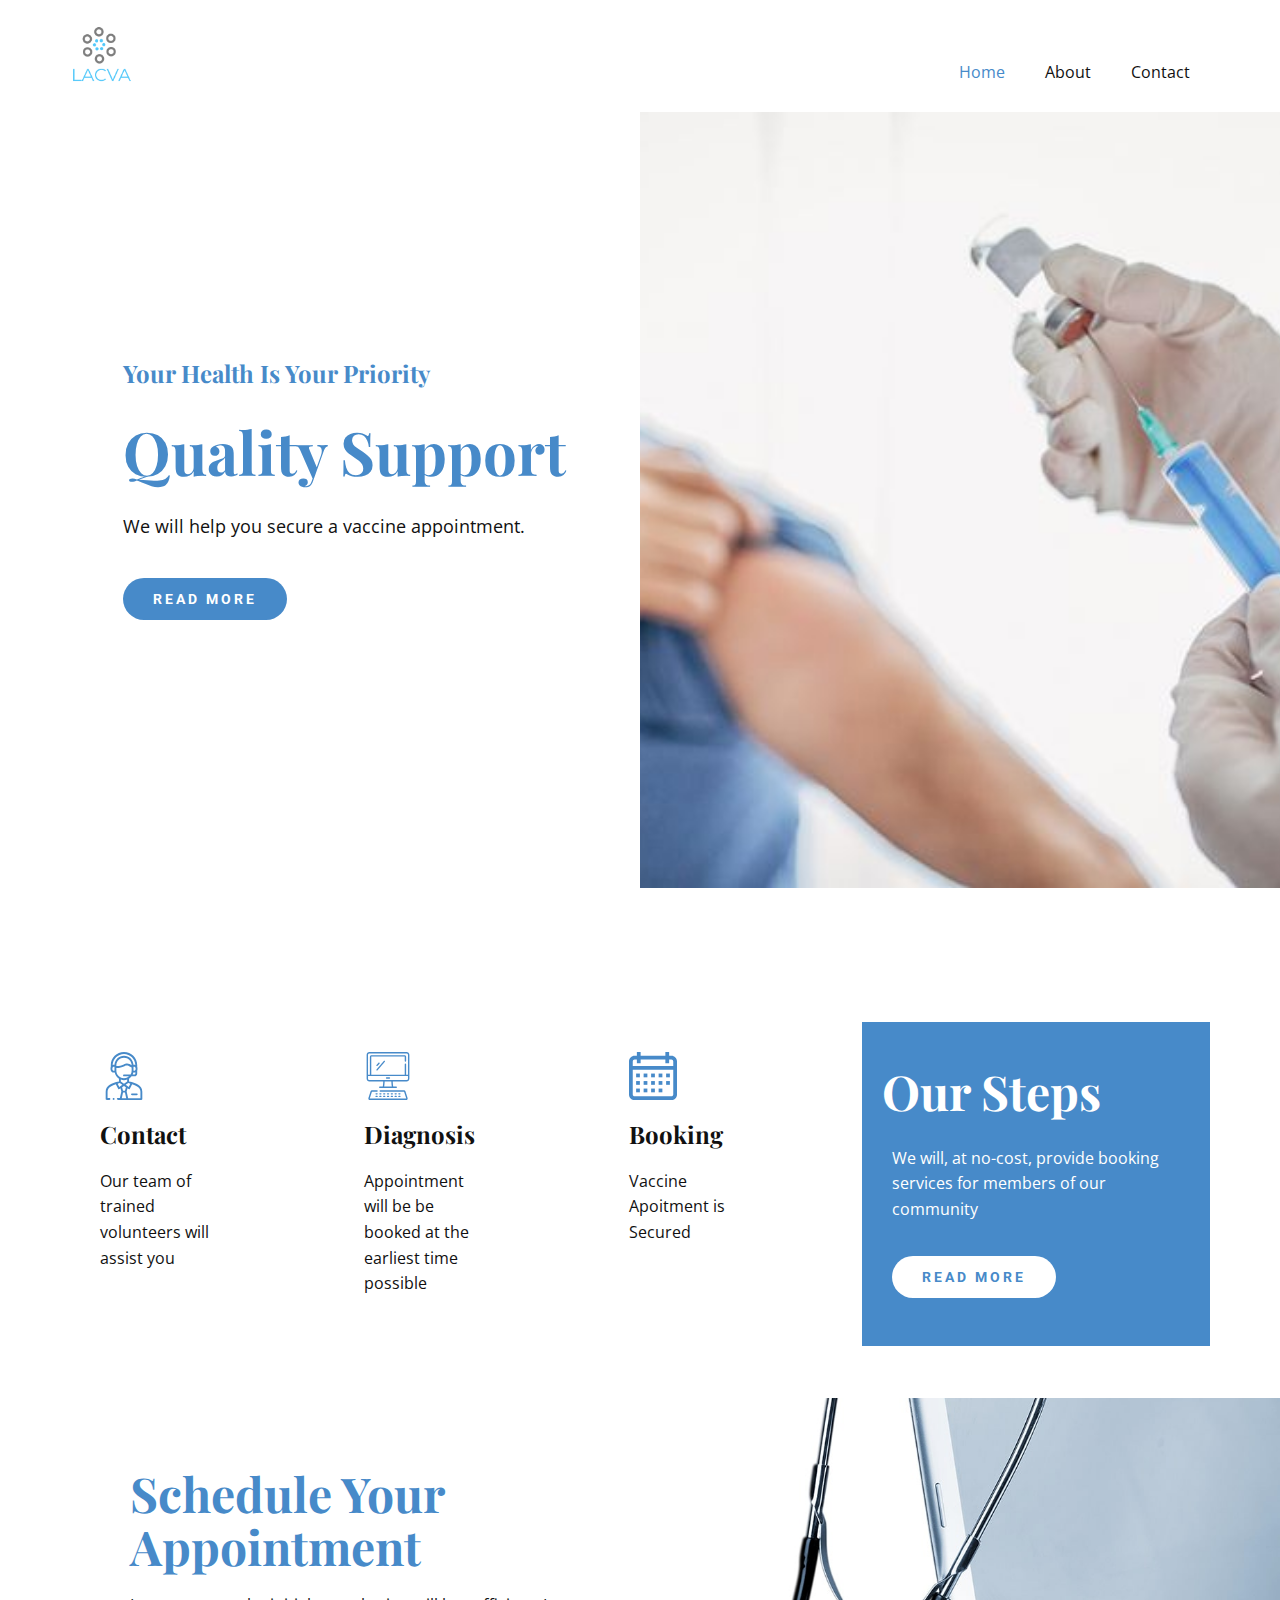
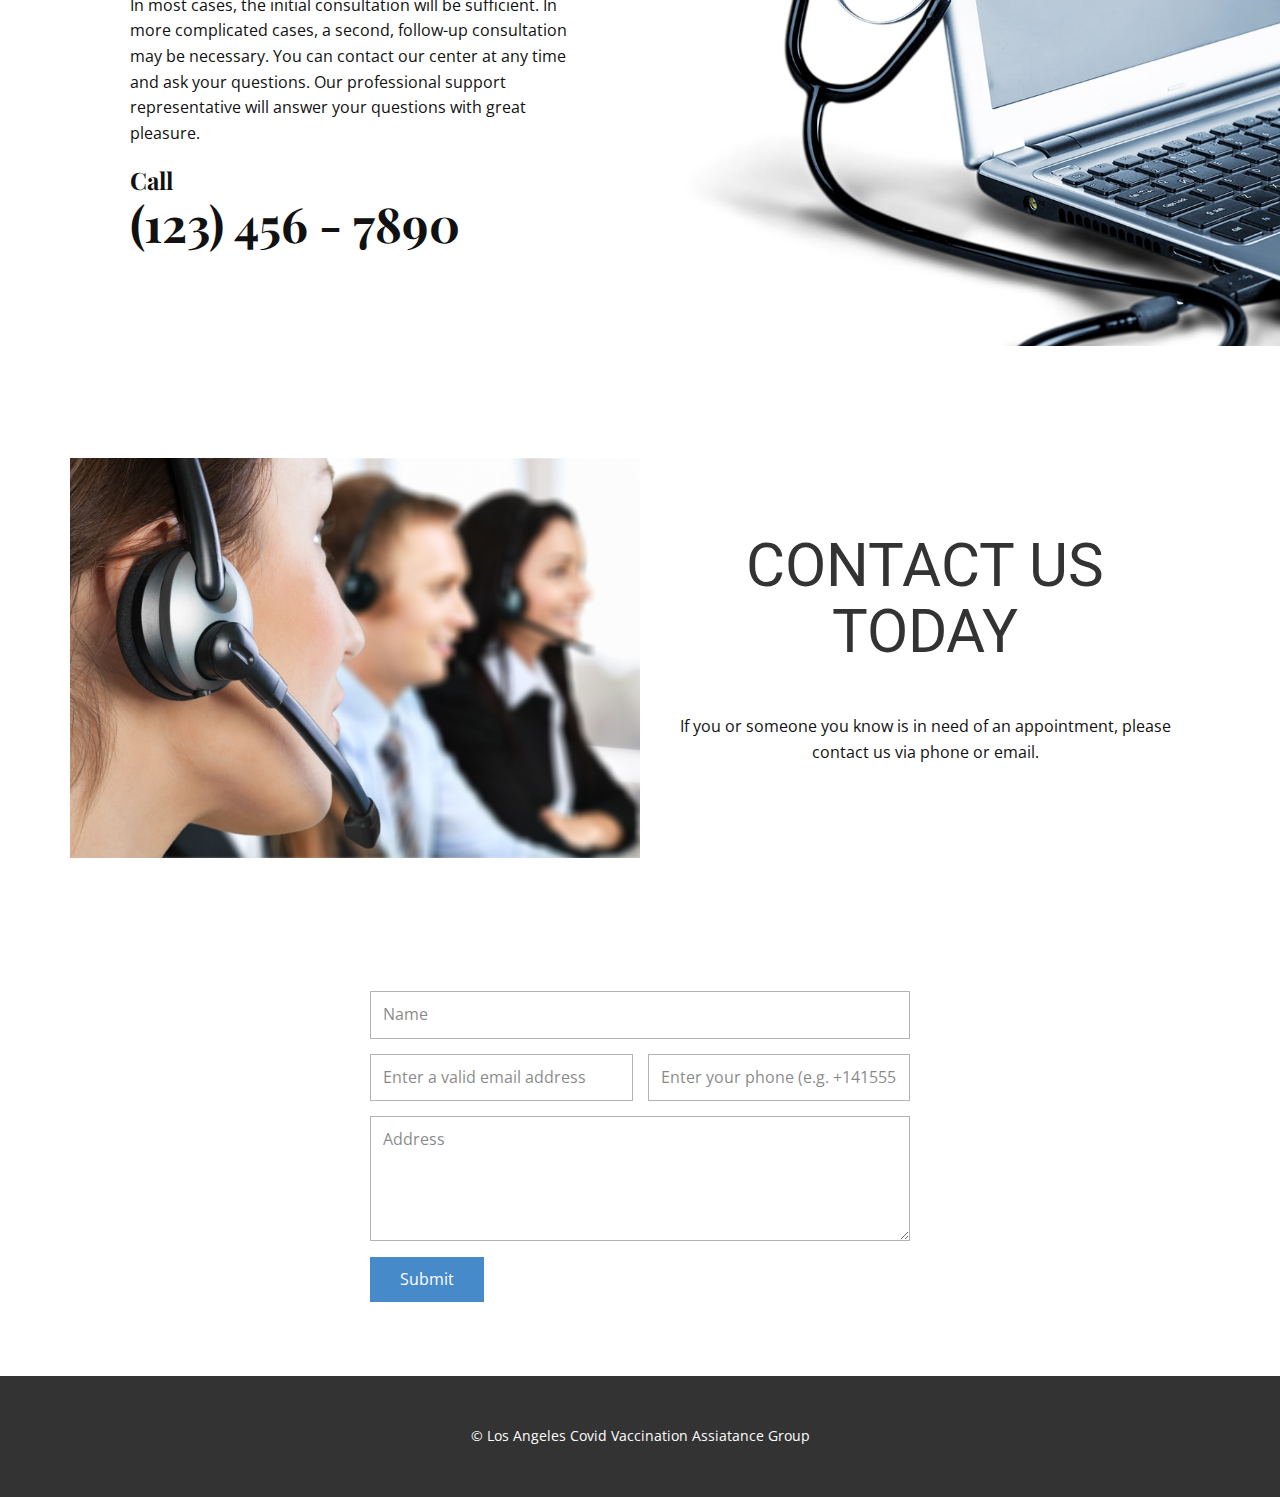
<file: index.html>
<!DOCTYPE html>
<html style="font-size: 16px;">
  <head>
	<script data-b24-form="auto/7/k1iieu" data-skip-moving="true"> (function(w,d,u){ var s=d.createElement('script');s.async=true;s.src=u+'?'+(Date.now()/180000|0); var h=d.getElementsByTagName('script')[0];h.parentNode.insertBefore(s,h); })(window,document,'https://cdn.bitrix24.com/b17328321/crm/form/loader_7.js'); </script>
    <meta name="viewport" content="width=device-width, initial-scale=1.0">
    <meta charset="utf-8">
    <meta name="keywords" content="Quality Care, Weekly Timetable, Total Health Care, Get Online Consultation, Our Team, What people say, Make an Appointment, INTUITIVE">
    <meta name="description" content="">
    <meta name="page_type" content="np-template-header-footer-from-plugin">
    <title>Home</title>
    <link rel="stylesheet" href="nicepage.css" media="screen">
<link rel="stylesheet" href="Home.css" media="screen">
    <script class="u-script" type="text/javascript" src="jquery.js" defer=""></script>
    <script class="u-script" type="text/javascript" src="nicepage.js" defer=""></script>
    <meta name="generator" content="Nicepage 3.7.2, nicepage.com">
    <link id="u-theme-google-font" rel="stylesheet" href="https://fonts.googleapis.com/css?family=Roboto:100,100i,300,300i,400,400i,500,500i,700,700i,900,900i|Open+Sans:300,300i,400,400i,600,600i,700,700i,800,800i">
    <link id="u-page-google-font" rel="stylesheet" href="https://fonts.googleapis.com/css?family=Playfair+Display:400,400i,700,700i,900,900i">
    
    
    
    
    
    
    <script type="application/ld+json">{
		"@context": "http://schema.org",
		"@type": "Organization",
		"name": "",
		"url": "index.html",
		"logo": "images/1c6454e8-2c17-43f6-9e3b-7b68532f34ba_200x200.png"
}</script>
    <meta property="og:title" content="Home">
    <meta property="og:type" content="website">
    <meta name="theme-color" content="#478ac9">
    <link rel="canonical" href="index.html">
    <meta property="og:url" content="index.html">
  </head>
  <body class="u-body"><header class="u-clearfix u-header u-header" id="sec-9eca"><div class="u-clearfix u-sheet u-valign-middle u-sheet-1">
        <a href="index.html" class="u-image u-logo u-image-1" data-image-width="200" data-image-height="200">
          <img src="images/1c6454e8-2c17-43f6-9e3b-7b68532f34ba_200x200.png" class="u-logo-image u-logo-image-1" data-image-width="64">
        </a>
        <nav class="u-menu u-menu-dropdown u-offcanvas u-menu-1">
          <div class="menu-collapse" style="font-size: 1rem; letter-spacing: 0px;">
            <a class="u-button-style u-custom-left-right-menu-spacing u-custom-padding-bottom u-custom-top-bottom-menu-spacing u-nav-link u-text-active-palette-1-base u-text-hover-palette-2-base" href="#">
              <svg><use xmlns:xlink="http://www.w3.org/1999/xlink" xlink:href="#menu-hamburger"></use></svg>
              <svg version="1.1" xmlns="http://www.w3.org/2000/svg" xmlns:xlink="http://www.w3.org/1999/xlink"><defs><symbol id="menu-hamburger" viewBox="0 0 16 16" style="width: 16px; height: 16px;"><rect y="1" width="16" height="2"></rect><rect y="7" width="16" height="2"></rect><rect y="13" width="16" height="2"></rect>
</symbol>
</defs></svg>
            </a>
          </div>
          <div class="u-nav-container">
            <ul class="u-nav u-unstyled u-nav-1"><li class="u-nav-item"><a class="u-button-style u-nav-link u-text-active-palette-1-base u-text-hover-palette-2-base" href="Home.html" style="padding: 10px 20px;">Home</a>
</li><li class="u-nav-item"><a class="u-button-style u-nav-link u-text-active-palette-1-base u-text-hover-palette-2-base" href="About.html" style="padding: 10px 20px;">About</a>
</li><li class="u-nav-item"><a class="u-button-style u-nav-link u-text-active-palette-1-base u-text-hover-palette-2-base" href="Contact.html" style="padding: 10px 20px;">Contact</a>
</li></ul>
          </div>
          <div class="u-nav-container-collapse">
            <div class="u-black u-container-style u-inner-container-layout u-opacity u-opacity-95 u-sidenav">
              <div class="u-sidenav-overflow">
                <div class="u-menu-close"></div>
                <ul class="u-align-center u-nav u-popupmenu-items u-unstyled u-nav-2"><li class="u-nav-item"><a class="u-button-style u-nav-link" href="Home.html">Home</a>
</li><li class="u-nav-item"><a class="u-button-style u-nav-link" href="About.html">About</a>
</li><li class="u-nav-item"><a class="u-button-style u-nav-link" href="Contact.html">Contact</a>
</li></ul>
              </div>
            </div>
            <div class="u-black u-menu-overlay u-opacity u-opacity-70"></div>
          </div>
        </nav>
      </div></header>
    <section class="u-align-center u-clearfix u-white u-section-1" id="carousel_4142">
      <div class="u-clearfix u-expanded-width u-layout-wrap u-layout-wrap-1">
        <div class="u-layout">
          <div class="u-layout-row">
            <div class="u-align-left u-container-style u-layout-cell u-left-cell u-shape-rectangle u-size-30-lg u-size-30-xl u-size-34-md u-size-34-sm u-size-34-xs u-white u-layout-cell-1">
              <div class="u-container-layout u-container-layout-1">
                <h5 class="u-custom-font u-font-playfair-display u-text u-text-palette-1-base u-text-1">Your Health Is Your Priority</h5>
                <h1 class="u-custom-font u-font-playfair-display u-text u-text-palette-1-base u-text-2">Quality Support</h1>
                <p class="u-text u-text-3">We will help you secure a vaccine appointment.</p>
                <a href="#carousel_d66e" class="u-btn u-btn-round u-button-style u-custom-font u-heading-font u-radius-30 u-text-body-alt-color u-btn-1">read more</a>
              </div>
            </div>
            <div class="u-container-style u-image u-layout-cell u-right-cell u-size-26-md u-size-26-sm u-size-26-xs u-size-30-lg u-size-30-xl u-image-1" data-image-width="620" data-image-height="413">
              <div class="u-container-layout u-valign-bottom"></div>
            </div>
          </div>
        </div>
      </div>
    </section>
    <section class="u-clearfix u-section-2" id="carousel_d66e">
      <div class="u-clearfix u-sheet u-sheet-1">
        <div class="u-list u-repeater u-list-1">
          <div class="u-container-style u-list-item u-repeater-item u-shape-rectangle">
            <div class="u-container-layout u-similar-container u-container-layout-1"><span class="u-icon u-icon-circle u-text-palette-1-base u-icon-1"><svg class="u-svg-link" preserveAspectRatio="xMidYMin slice" viewBox="0 0 511.998 511.998" style=""><use xmlns:xlink="http://www.w3.org/1999/xlink" xlink:href="#svg-800b"></use></svg><svg xmlns="http://www.w3.org/2000/svg" xmlns:xlink="http://www.w3.org/1999/xlink" version="1.1" xml:space="preserve" class="u-svg-content" viewBox="0 0 511.998 511.998" id="svg-800b"><g><g><path d="m451.317 423.77c-1.138-69.583-72.282-90.141-124.23-105.152-6.061-1.751-11.89-3.436-17.352-5.118v-28.705c10.62-6.657 19.926-15.224 27.433-25.217h31.644c15.485 0 28.084-12.599 28.084-28.084v-33.996c1.877-4.376 2.92-9.192 2.92-14.249v-10.573c0-5.052-1.043-9.865-2.92-14.238v-17.538c0-77.692-63.206-140.9-140.897-140.9-77.676 0-140.869 63.208-140.869 140.901v17.036c0 .134.015.263.02.396-1.906 4.402-2.968 9.25-2.968 14.344v10.573c0 19.987 16.248 36.248 36.219 36.248h8.264c5.724 27.448 22.575 50.858 45.598 65.292v28.71c-5.463 1.682-11.291 3.366-17.352 5.118-51.948 15.011-123.092 35.57-124.23 105.152-.001.055-.001.109-.001.164v78.064c0 5.523 4.478 10 10 10h29.648c5.522 0 10-4.477 10-10s-4.478-10-10-10h-19.649v-67.981c.421-24.277 11.573-42.476 35.094-57.271 15.521-9.763 34.496-16.719 53.2-22.538l24.161 47.074c2.693 5.247 9.588 7.03 14.488 3.724l10.773-7.267 9.249 34.763-15.847 69.495h-21.672c-5.522 0-10 4.477-10 10s4.478 10 10 10h251.193c5.522 0 10-4.477 10-10v-78.064c0-.054 0-.108-.001-.163zm-129.782-85.939c.659.19 1.329.385 1.993.577l-17.287 33.714-32.351-21.815 27.411-18.489c6.368 2.004 13.14 3.963 20.234 6.013zm-65.529 24.539 20.052 13.522-9.691 36.426h-20.736l-9.688-36.415zm-.002-24.123-33.742-22.753v-21.052c10.561 3.735 21.912 5.784 33.736 5.784 11.823 0 23.176-2.042 33.736-5.777v21.045zm81.464-195.517c-.137-.087-.273-.174-.41-.261-20.519-13.062-38.241-24.343-66.009-16.398-.258.074-.514.158-.765.252-5.887 2.211-11.24 4.272-16.418 6.265-31.623 12.173-48.889 18.821-79.337 17.965v-8.008c0-44.924 36.547-81.472 81.469-81.472s81.469 36.548 81.469 81.472v.185zm39.428 88.764c0 4.458-3.626 8.084-8.084 8.084h-19.928c2.814-6.379 4.994-13.098 6.45-20.081h8.264c4.695 0 9.178-.908 13.299-2.543v14.54zm2.92-48.245c0 8.959-7.275 16.248-16.219 16.248h-6.138c.002-.248.01-43.041.01-43.041h6.129c8.943 0 16.219 7.276 16.219 16.22v10.573zm-231.415 16.249c-8.943 0-16.219-7.289-16.219-16.248v-10.573c0-8.944 7.275-16.22 16.219-16.22h6.129s.008 42.793.01 43.041zm6.316-63.042h-6.317c-4.675 0-9.14.9-13.246 2.52 1.033-65.78 54.841-118.976 120.845-118.976 66.023 0 119.846 53.202 120.872 118.987-4.113-1.627-8.589-2.531-13.274-2.531h-6.317c-3.16-53.128-47.376-95.383-101.281-95.383-53.906 0-98.122 42.256-101.282 95.383zm20.414 72.027c-.001-.01-.003-.02-.004-.03-.379-3.183-.597-6.415-.597-9.698v-28.203c34.213.834 54.622-7.018 86.521-19.298 5.024-1.934 10.217-3.933 15.874-6.06 18.89-5.273 29.759 1.648 49.393 14.147 3.407 2.169 7.144 4.546 11.15 6.987v32.427c0 14.871-4.024 28.811-11.011 40.824h-70.458c-5.522 0-10 4.477-10 10s4.478 10 10 10h54.124c-14.402 12.831-33.364 20.648-54.124 20.648-41.629-.001-76.043-31.393-80.868-71.744zm30.65 163.64-17.306-33.717c.662-.191 1.33-.385 1.988-.575 7.094-2.05 13.866-4.01 20.236-6.014l27.422 18.492zm26.53 119.875 13.609-59.68h20.161l13.63 59.68zm199.007 0h-131.092l-15.872-69.497 9.253-34.776 10.799 7.282c4.902 3.305 11.797 1.522 14.489-3.728l24.134-47.069c18.703 5.819 37.677 12.774 53.197 22.536 23.52 14.794 34.673 32.994 35.094 57.271v67.981z"></path><path d="m391.828 441.995h-50.397c-5.522 0-10 4.477-10 10s4.478 10 10 10h50.397c5.522 0 10-4.477 10-10s-4.477-10-10-10z"></path><path d="m145.227 491.998c-5.522 0-10 4.477-10 10s4.478 10 10 10h.028c5.522 0 9.985-4.477 9.985-10s-4.491-10-10.013-10z"></path>
</g>
</g></svg></span>
              <h3 class="u-custom-font u-font-playfair-display u-text u-text-1">Contact</h3>
              <p class="u-text u-text-2">Our team of trained volunteers will assist you&nbsp;</p>
            </div>
          </div>
          <div class="u-container-style u-list-item u-repeater-item u-shape-rectangle">
            <div class="u-container-layout u-similar-container u-container-layout-2"><span class="u-icon u-icon-circle u-text-palette-1-base u-icon-2"><svg class="u-svg-link" preserveAspectRatio="xMidYMin slice" viewBox="0 0 511.741 511.741" style=""><use xmlns:xlink="http://www.w3.org/1999/xlink" xlink:href="#svg-ca7c"></use></svg><svg xmlns="http://www.w3.org/2000/svg" xmlns:xlink="http://www.w3.org/1999/xlink" version="1.1" xml:space="preserve" class="u-svg-content" viewBox="0 0 511.741 511.741" id="svg-ca7c"><g><g><path d="m240.708 285.414h30.326c4.142 0 7.5-3.358 7.5-7.5s-3.358-7.5-7.5-7.5h-30.326c-4.142 0-7.5 3.358-7.5 7.5s3.357 7.5 7.5 7.5z"></path>
</g><g><path d="m221.618 94.044c-3.149-2.689-7.884-2.317-10.574.832l-77.888 91.192c-2.69 3.15-2.317 7.884.832 10.574 1.413 1.207 3.145 1.797 4.868 1.797 2.118 0 4.223-.893 5.707-2.629l77.888-91.192c2.689-3.15 2.316-7.884-.833-10.574z"></path><path d="m133.875 148.519c1.429 1.27 3.208 1.895 4.98 1.895 2.068 0 4.127-.85 5.608-2.517l21.053-23.685c2.752-3.096 2.473-7.836-.623-10.588-3.097-2.752-7.837-2.473-10.588.623l-21.053 23.685c-2.751 3.095-2.472 7.835.623 10.587z"></path><path d="m441.607 418.738c-2.042-6.44-7.952-10.767-14.708-10.767h-253.736c-4.142 0-7.5 3.358-7.5 7.5s3.358 7.5 7.5 7.5h253.737c.188 0 .353.121.409.299l23.109 72.913c.023.072.065.207-.063.383-.128.175-.27.175-.346.175h-388.277c-.076 0-.217 0-.346-.175-.128-.176-.086-.311-.063-.383l23.109-72.913c.057-.179.221-.299.409-.299h54.467c4.142 0 7.5-3.358 7.5-7.5s-3.358-7.5-7.5-7.5h-54.466c-6.756 0-12.667 4.327-14.708 10.767l-23.109 72.913c-1.503 4.741-.68 9.762 2.258 13.775s7.476 6.315 12.449 6.315h388.276c4.974 0 9.511-2.302 12.449-6.315s3.761-9.034 2.258-13.775z"></path><path d="m453.843 0h-395.945c-16.538 0-29.993 13.455-29.993 29.993v254.015c0 16.538 13.455 29.993 29.993 29.993h147.267c-.515 15.068-1.995 40.069-5.224 54.087h-32.282c-4.142 0-7.5 3.358-7.5 7.5s3.358 7.5 7.5 7.5h176.425c4.142 0 7.5-3.358 7.5-7.5s-3.358-7.5-7.5-7.5h-32.282c-3.229-14.018-4.709-39.019-5.224-54.087h147.267c16.538 0 29.993-13.455 29.993-29.993v-254.015c-.002-16.538-13.457-29.993-29.995-29.993zm-238.588 368.088c3.309-16.954 4.506-41.798 4.914-54.087h71.402c.408 12.289 1.605 37.133 4.914 54.087zm253.581-84.08c0 8.267-6.726 14.993-14.993 14.993h-395.945c-8.267 0-14.993-6.726-14.993-14.993v-27.181h425.932v27.181zm0-42.181h-19.702v-110.706c0-4.142-3.358-7.5-7.5-7.5s-7.5 3.358-7.5 7.5v110.706h-356.527v-190.985c0-1.093.889-1.982 1.982-1.982h352.563c1.093 0 1.982.889 1.982 1.982v45.962c0 4.142 3.358 7.5 7.5 7.5s7.5-3.358 7.5-7.5v-45.962c0-9.364-7.618-16.982-16.982-16.982h-352.563c-9.364 0-16.982 7.618-16.982 16.982v190.985h-19.702v-211.834c0-8.267 6.726-14.993 14.993-14.993h395.945c8.267 0 14.993 6.726 14.993 14.993z"></path><path d="m139.309 438.935h-10.177c-4.142 0-7.5 3.358-7.5 7.5s3.358 7.5 7.5 7.5h10.177c4.142 0 7.5-3.358 7.5-7.5s-3.358-7.5-7.5-7.5z"></path><path d="m169.84 453.935h10.177c4.142 0 7.5-3.358 7.5-7.5s-3.358-7.5-7.5-7.5h-10.177c-4.142 0-7.5 3.358-7.5 7.5s3.358 7.5 7.5 7.5z"></path><path d="m210.548 453.935h10.177c4.142 0 7.5-3.358 7.5-7.5s-3.358-7.5-7.5-7.5h-10.177c-4.142 0-7.5 3.358-7.5 7.5s3.358 7.5 7.5 7.5z"></path><path d="m251.257 453.935h10.177c4.142 0 7.5-3.358 7.5-7.5s-3.358-7.5-7.5-7.5h-10.177c-4.142 0-7.5 3.358-7.5 7.5s3.358 7.5 7.5 7.5z"></path><path d="m291.965 453.935h10.177c4.142 0 7.5-3.358 7.5-7.5s-3.358-7.5-7.5-7.5h-10.177c-4.142 0-7.5 3.358-7.5 7.5s3.358 7.5 7.5 7.5z"></path><path d="m332.674 453.935h10.177c4.142 0 7.5-3.358 7.5-7.5s-3.358-7.5-7.5-7.5h-10.177c-4.142 0-7.5 3.358-7.5 7.5s3.358 7.5 7.5 7.5z"></path><path d="m372.433 453.935h10.177c4.142 0 7.5-3.358 7.5-7.5s-3.358-7.5-7.5-7.5h-10.177c-4.142 0-7.5 3.358-7.5 7.5s3.358 7.5 7.5 7.5z"></path><path d="m139.309 465.778h-10.177c-4.142 0-7.5 3.358-7.5 7.5s3.358 7.5 7.5 7.5h10.177c4.142 0 7.5-3.358 7.5-7.5s-3.358-7.5-7.5-7.5z"></path><path d="m169.84 480.778h10.177c4.142 0 7.5-3.358 7.5-7.5s-3.358-7.5-7.5-7.5h-10.177c-4.142 0-7.5 3.358-7.5 7.5s3.358 7.5 7.5 7.5z"></path><path d="m210.548 480.778h10.177c4.142 0 7.5-3.358 7.5-7.5s-3.358-7.5-7.5-7.5h-10.177c-4.142 0-7.5 3.358-7.5 7.5s3.358 7.5 7.5 7.5z"></path><path d="m251.257 480.778h10.177c4.142 0 7.5-3.358 7.5-7.5s-3.358-7.5-7.5-7.5h-10.177c-4.142 0-7.5 3.358-7.5 7.5s3.358 7.5 7.5 7.5z"></path><path d="m291.965 480.778h10.177c4.142 0 7.5-3.358 7.5-7.5s-3.358-7.5-7.5-7.5h-10.177c-4.142 0-7.5 3.358-7.5 7.5s3.358 7.5 7.5 7.5z"></path><path d="m332.674 480.778h10.177c4.142 0 7.5-3.358 7.5-7.5s-3.358-7.5-7.5-7.5h-10.177c-4.142 0-7.5 3.358-7.5 7.5s3.358 7.5 7.5 7.5z"></path><path d="m372.433 480.778h10.177c4.142 0 7.5-3.358 7.5-7.5s-3.358-7.5-7.5-7.5h-10.177c-4.142 0-7.5 3.358-7.5 7.5s3.358 7.5 7.5 7.5z"></path>
</g>
</g></svg></span>
              <h3 class="u-custom-font u-font-playfair-display u-text u-text-3">Diagnosis</h3>
              <p class="u-text u-text-4">Appointment will be be booked at the earliest time possible</p>
            </div>
          </div>
          <div class="u-container-style u-list-item u-repeater-item u-shape-rectangle">
            <div class="u-container-layout u-similar-container u-container-layout-3"><span class="u-icon u-icon-circle u-text-palette-1-base u-icon-3"><svg class="u-svg-link" preserveAspectRatio="xMidYMin slice" viewBox="0 0 512 512" style=""><use xmlns:xlink="http://www.w3.org/1999/xlink" xlink:href="#svg-77ed"></use></svg><svg xmlns="http://www.w3.org/2000/svg" xmlns:xlink="http://www.w3.org/1999/xlink" version="1.1" xml:space="preserve" class="u-svg-content" viewBox="0 0 512 512" x="0px" y="0px" id="svg-77ed" style="enable-background:new 0 0 512 512;"><g><g><path d="M452,40h-24V0h-40v40H124V0H84v40H60C26.916,40,0,66.916,0,100v352c0,33.084,26.916,60,60,60h392    c33.084,0,60-26.916,60-60V100C512,66.916,485.084,40,452,40z M472,452c0,11.028-8.972,20-20,20H60c-11.028,0-20-8.972-20-20V188    h432V452z M472,148H40v-48c0-11.028,8.972-20,20-20h24v40h40V80h264v40h40V80h24c11.028,0,20,8.972,20,20V148z"></path>
</g>
</g><g><g><rect x="76" y="230" width="40" height="40"></rect>
</g>
</g><g><g><rect x="156" y="230" width="40" height="40"></rect>
</g>
</g><g><g><rect x="236" y="230" width="40" height="40"></rect>
</g>
</g><g><g><rect x="316" y="230" width="40" height="40"></rect>
</g>
</g><g><g><rect x="396" y="230" width="40" height="40"></rect>
</g>
</g><g><g><rect x="76" y="310" width="40" height="40"></rect>
</g>
</g><g><g><rect x="156" y="310" width="40" height="40"></rect>
</g>
</g><g><g><rect x="236" y="310" width="40" height="40"></rect>
</g>
</g><g><g><rect x="316" y="310" width="40" height="40"></rect>
</g>
</g><g><g><rect x="76" y="390" width="40" height="40"></rect>
</g>
</g><g><g><rect x="156" y="390" width="40" height="40"></rect>
</g>
</g><g><g><rect x="236" y="390" width="40" height="40"></rect>
</g>
</g><g><g><rect x="316" y="390" width="40" height="40"></rect>
</g>
</g><g><g><rect x="396" y="310" width="40" height="40"></rect>
</g>
</g></svg></span>
              <h3 class="u-custom-font u-font-playfair-display u-text u-text-5">Booking</h3>
              <p class="u-text u-text-6">Vaccine Apoitment is Secured</p>
            </div>
          </div>
        </div>
        <div class="u-container-style u-expanded-width-md u-expanded-width-sm u-expanded-width-xs u-group u-palette-1-base u-group-1">
          <div class="u-container-layout u-container-layout-4">
            <h2 class="u-custom-font u-font-playfair-display u-text u-text-7">Our Steps</h2>
            <p class="u-text u-text-8">We will, at no-cost, provide booking services for members of our community</p>
            <a href="#" class="u-btn u-btn-round u-button-style u-custom-font u-heading-font u-radius-30 u-text-palette-1-base u-white u-btn-1">read more</a>
          </div>
        </div>
      </div>
    </section>
    <br>
    <br>

    <section class="u-clearfix u-valign-middle u-white u-section-3" id="carousel_9a61">
      <div class="u-clearfix u-layout-wrap u-layout-wrap-1">
        <div class="u-layout">
          <div class="u-layout-row">
            <div class="u-align-left u-container-style u-layout-cell u-left-cell u-size-29 u-layout-cell-1">
              <div class="u-container-layout u-container-layout-1">
                <h1 class="u-custom-font u-font-playfair-display u-text u-text-palette-1-base u-text-1">Schedule Your Appointment</h1>
                <p class="u-text u-text-2">In most cases, the initial consultation will be sufficient. In more complicated cases, a second, follow-up consultation may be necessary. You can contact our center at any time and ask your questions. Our professional support representative will answer your questions with great pleasure.&nbsp;<br>
                </p>
                <h6 class="u-custom-font u-font-playfair-display u-text u-text-3">Call&nbsp;<br>
                  <span style="font-size: 48px;">(123) 456 - 7890</span>
                </h6>
              </div>
            </div>
            <div class="u-container-style u-image u-layout-cell u-right-cell u-size-31 u-image-1">
              <div class="u-container-layout u-container-layout-2"></div>
            </div>
          </div>
        </div>
      </div>
    </section>
    <br>
    <br>
    <section class="u-clearfix u-section-4" id="sec-3451">
      <div class="u-clearfix u-sheet u-sheet-1">
        <div class="u-clearfix u-expanded-width u-layout-wrap u-layout-wrap-1">
          <div class="u-layout">
            <div class="u-layout-row">
              <div class="u-container-style u-image u-layout-cell u-size-30 u-image-1" data-image-width="150" data-image-height="104">
                <div class="u-container-layout u-container-layout-1"></div>
              </div>
              <div class="u-align-center u-container-style u-layout-cell u-size-30 u-layout-cell-2">
                <div class="u-container-layout u-container-layout-2">
                  <h2 class="u-text u-text-grey-80 u-text-1">CONTACT US TODAY</h2>
                  <p class="u-text u-text-2">If you or someone you know is in need of an appointment, please contact us via phone or email.</p>
                </div>
              </div>
            </div>
          </div>
        </div>
      </div>
    </section>
    <section class="u-align-center u-clearfix u-section-5" id="sec-5d13">
      <div class="u-clearfix u-sheet u-valign-middle u-sheet-1">
        <div class="u-form u-form-1">
          <form action="#" method="POST" class="u-clearfix u-form-spacing-15 u-form-vertical u-inner-form" style="padding: 15px;" source="custom" name="form">
            <div class="u-form-group u-form-name u-form-group-1">
              <label for="name-6797" class="u-form-control-hidden u-label">Name</label>
              <input type="text" placeholder="Name" id="name-6797" name="name" class="u-border-1 u-border-grey-30 u-input u-input-rectangle" required="">
            </div>
            <div class="u-form-email u-form-group u-form-partition-factor-2 u-form-group-2">
              <label for="email-c98c" class="u-form-control-hidden u-label">Email</label>
              <input type="email" placeholder="Enter a valid email address" id="email-c98c" name="email" class="u-border-1 u-border-grey-30 u-input u-input-rectangle" required="">
            </div>
            <div class="u-form-group u-form-partition-factor-2 u-form-phone u-form-group-3">
              <label for="phone-87f9" class="u-form-control-hidden u-label">Phone</label>
              <input type="tel" pattern="\+?\d{0,3}[\s\(\-]?([0-9]{2,3})[\s\)\-]?([\s\-]?)([0-9]{3})[\s\-]?([0-9]{2})[\s\-]?([0-9]{2})" placeholder="Enter your phone (e.g. +14155552675)" id="phone-87f9" name="phone" class="u-border-1 u-border-grey-30 u-input u-input-rectangle" required="">
            </div>
            <div class="u-form-group u-form-message u-form-group-4">
              <label for="message-6797" class="u-form-control-hidden u-label">Address</label>
              <textarea placeholder="Address" rows="4" cols="50" id="message-6797" name="message" class="u-border-1 u-border-grey-30 u-input u-input-rectangle" required=""></textarea>
            </div>
            <div class="u-align-left u-form-group u-form-submit u-form-group-5">
              <a href="#" class="u-btn u-btn-submit u-button-style">Submit</a>
              <input type="submit" value="submit" class="u-form-control-hidden">
            </div>
            <div class="u-form-send-message u-form-send-success">Thank you! Your message has been sent.</div>
            <div class="u-form-send-error u-form-send-message">Unable to send your message. Please fix errors then try again.</div>
            <input type="hidden" value="" name="recaptchaResponse">
          </form>
        </div>
      </div>
    </section>
    
    
    <footer class="u-align-center u-clearfix u-footer u-grey-80 u-footer" id="sec-78f8"><div class="u-clearfix u-sheet u-sheet-1">
        <p class="u-small-text u-text u-text-variant u-text-1">© Los Angeles Covid Vaccination Assiatance Group</p>
      </div></footer>

  </body>
</html>
</file>
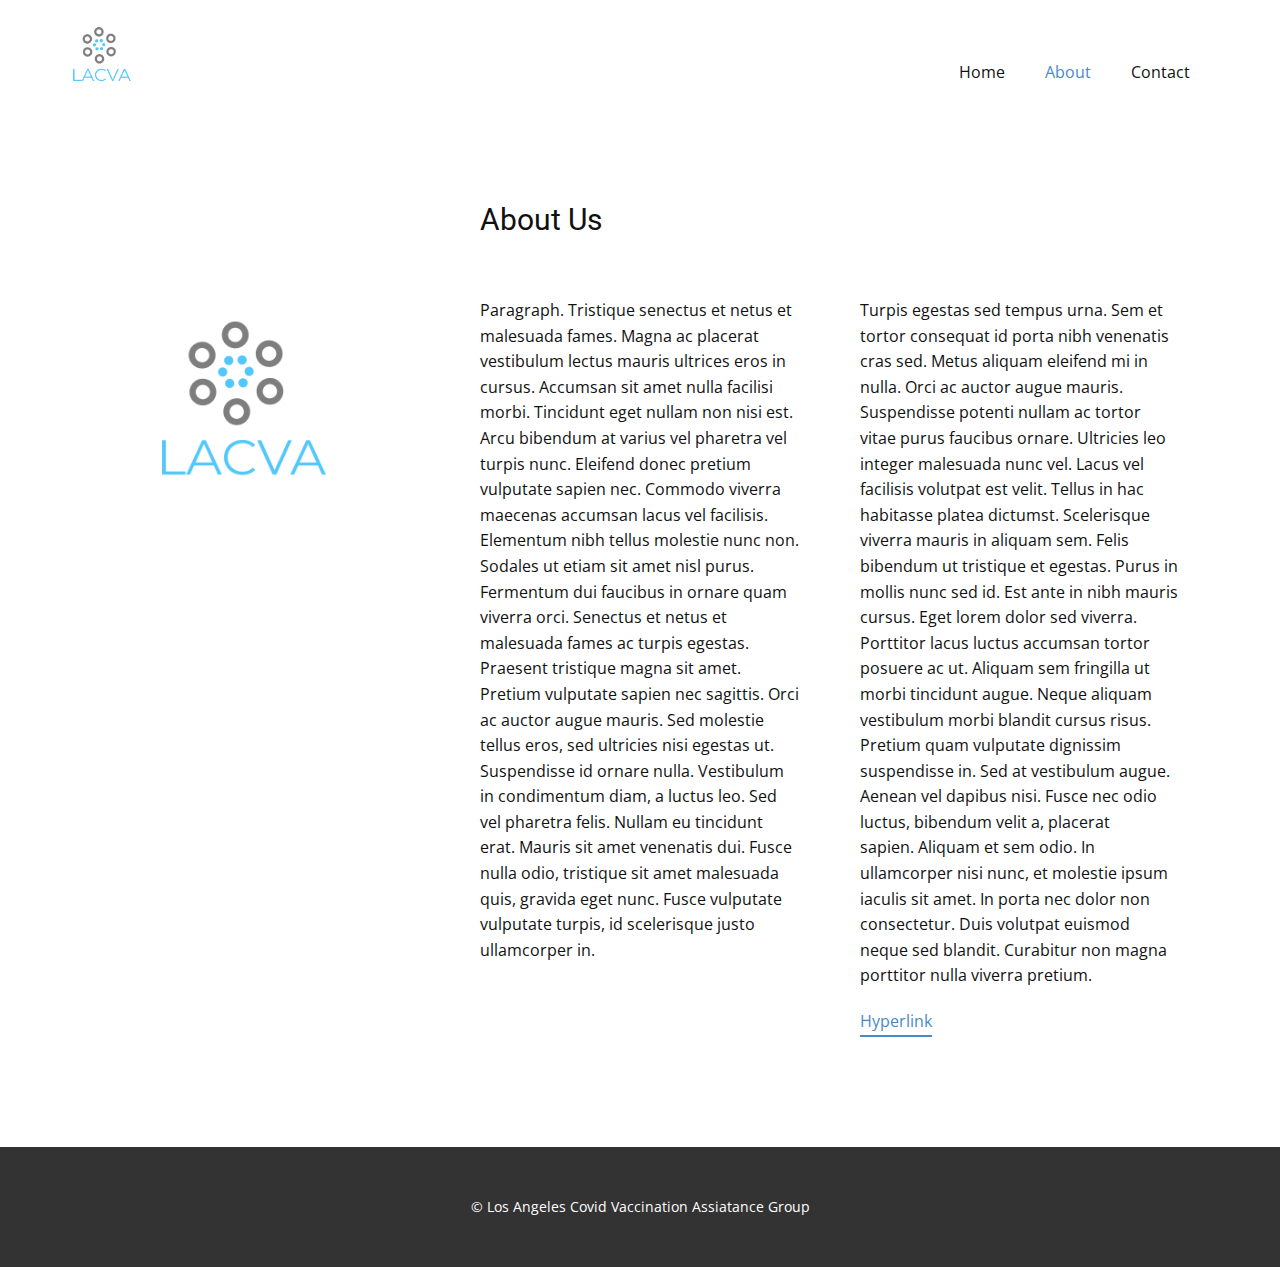
<file: About.html>
<!DOCTYPE html>
<html style="font-size: 16px;">
  <head>
    <meta name="viewport" content="width=device-width, initial-scale=1.0">
    <meta charset="utf-8">
    <meta name="keywords" content="">
    <meta name="description" content="">
    <meta name="page_type" content="np-template-header-footer-from-plugin">
    <title>About</title>
    <link rel="stylesheet" href="nicepage.css" media="screen">
<link rel="stylesheet" href="About.css" media="screen">
    <script class="u-script" type="text/javascript" src="jquery.js" defer=""></script>
    <script class="u-script" type="text/javascript" src="nicepage.js" defer=""></script>
    <meta name="generator" content="Nicepage 3.7.2, nicepage.com">
    <link id="u-theme-google-font" rel="stylesheet" href="https://fonts.googleapis.com/css?family=Roboto:100,100i,300,300i,400,400i,500,500i,700,700i,900,900i|Open+Sans:300,300i,400,400i,600,600i,700,700i,800,800i">
    
    
    <script type="application/ld+json">{
		"@context": "http://schema.org",
		"@type": "Organization",
		"name": "",
		"url": "index.html",
		"logo": "images/1c6454e8-2c17-43f6-9e3b-7b68532f34ba_200x200.png"
}</script>
    <meta property="og:title" content="About">
    <meta property="og:type" content="website">
    <meta name="theme-color" content="#478ac9">
    <link rel="canonical" href="index.html">
    <meta property="og:url" content="index.html">
  </head>
  <body class="u-body"><header class="u-clearfix u-header u-header" id="sec-9eca"><div class="u-clearfix u-sheet u-valign-middle u-sheet-1">
        <a href="index.html" class="u-image u-logo u-image-1" data-image-width="200" data-image-height="200">
          <img src="images/1c6454e8-2c17-43f6-9e3b-7b68532f34ba_200x200.png" class="u-logo-image u-logo-image-1" data-image-width="64">
        </a>
        <nav class="u-menu u-menu-dropdown u-offcanvas u-menu-1">
          <div class="menu-collapse" style="font-size: 1rem; letter-spacing: 0px;">
            <a class="u-button-style u-custom-left-right-menu-spacing u-custom-padding-bottom u-custom-top-bottom-menu-spacing u-nav-link u-text-active-palette-1-base u-text-hover-palette-2-base" href="#">
              <svg><use xmlns:xlink="http://www.w3.org/1999/xlink" xlink:href="#menu-hamburger"></use></svg>
              <svg version="1.1" xmlns="http://www.w3.org/2000/svg" xmlns:xlink="http://www.w3.org/1999/xlink"><defs><symbol id="menu-hamburger" viewBox="0 0 16 16" style="width: 16px; height: 16px;"><rect y="1" width="16" height="2"></rect><rect y="7" width="16" height="2"></rect><rect y="13" width="16" height="2"></rect>
</symbol>
</defs></svg>
            </a>
          </div>
          <div class="u-nav-container">
            <ul class="u-nav u-unstyled u-nav-1"><li class="u-nav-item"><a class="u-button-style u-nav-link u-text-active-palette-1-base u-text-hover-palette-2-base" href="index.html" style="padding: 10px 20px;">Home</a>
</li><li class="u-nav-item"><a class="u-button-style u-nav-link u-text-active-palette-1-base u-text-hover-palette-2-base" href="About.html" style="padding: 10px 20px;">About</a>
</li><li class="u-nav-item"><a class="u-button-style u-nav-link u-text-active-palette-1-base u-text-hover-palette-2-base" href="Contact.html" style="padding: 10px 20px;">Contact</a>
</li></ul>
          </div>
          <div class="u-nav-container-collapse">
            <div class="u-black u-container-style u-inner-container-layout u-opacity u-opacity-95 u-sidenav">
              <div class="u-sidenav-overflow">
                <div class="u-menu-close"></div>
                <ul class="u-align-center u-nav u-popupmenu-items u-unstyled u-nav-2"><li class="u-nav-item"><a class="u-button-style u-nav-link" href="index.html">Home</a>
</li><li class="u-nav-item"><a class="u-button-style u-nav-link" href="About.html">About</a>
</li><li class="u-nav-item"><a class="u-button-style u-nav-link" href="Contact.html">Contact</a>
</li></ul>
              </div>
            </div>
            <div class="u-black u-menu-overlay u-opacity u-opacity-70"></div>
          </div>
        </nav>
      </div></header>
    <section class="u-clearfix u-section-1" id="sec-e198">
      <div class="u-clearfix u-sheet u-valign-middle u-sheet-1">
        <div class="u-clearfix u-expanded-width u-gutter-0 u-layout-spacing-vertical u-layout-wrap u-layout-wrap-1">
          <div class="u-layout">
            <div class="u-layout-row">
              <div class="u-size-20 u-size-60-md">
                <div class="u-layout-row">
                  <div class="u-container-style u-expand-resize u-layout-cell u-left-cell u-size-60 u-layout-cell-1" src="">
                    <div class="u-container-layout u-container-layout-1">
                      <img class="u-image u-image-1" data-image-width="200" data-image-height="200" src="images/1c6454e8-2c17-43f6-9e3b-7b68532f34ba_200x2002.png">
                    </div>
                  </div>
                </div>
              </div>
              <div class="u-size-40 u-size-60-md">
                <div class="u-layout-col">
                  <div class="u-size-40">
                    <div class="u-layout-row">
                      <div class="u-align-left u-container-style u-layout-cell u-right-cell u-size-60 u-layout-cell-2">
                        <div class="u-container-layout u-valign-middle u-container-layout-2">
                          <h3 class="u-text u-text-1">About Us</h3>
                        </div>
                      </div>
                    </div>
                  </div>
                  <div class="u-size-20">
                    <div class="u-layout-row">
                      <div class="u-align-left u-container-style u-layout-cell u-size-30 u-layout-cell-3">
                        <div class="u-container-layout u-container-layout-3">
                          <p class="u-text u-text-2">Paragraph. Tristique senectus et netus et malesuada fames. Magna ac placerat vestibulum lectus mauris ultrices eros in cursus. Accumsan sit amet nulla facilisi morbi. Tincidunt eget nullam non nisi est. Arcu bibendum at varius vel pharetra vel turpis nunc. Eleifend donec pretium vulputate sapien nec. Commodo viverra maecenas accumsan lacus vel facilisis. Elementum nibh tellus molestie nunc non. Sodales ut etiam sit amet nisl purus. Fermentum dui faucibus in ornare quam viverra orci. Senectus et netus et malesuada fames ac turpis egestas. Praesent tristique magna sit amet. Pretium vulputate sapien nec sagittis. Orci ac auctor augue mauris. Sed molestie tellus eros, sed ultricies nisi egestas ut. Suspendisse id ornare nulla. Vestibulum in condimentum diam, a luctus leo. Sed vel pharetra felis. Nullam eu tincidunt erat. Mauris sit amet venenatis dui. Fusce nulla odio, tristique sit amet malesuada quis, gravida eget nunc. Fusce vulputate vulputate turpis, id scelerisque justo ullamcorper in.</p>
                        </div>
                      </div>
                      <div class="u-align-left u-container-style u-layout-cell u-right-cell u-size-30 u-layout-cell-4">
                        <div class="u-container-layout u-container-layout-4">
                          <p class="u-text u-text-3">Turpis egestas sed tempus urna. Sem et tortor consequat id porta nibh venenatis cras sed. Metus aliquam eleifend mi in nulla. Orci ac auctor augue mauris. Suspendisse potenti nullam ac tortor vitae purus faucibus ornare. Ultricies leo integer malesuada nunc vel. Lacus vel facilisis volutpat est velit. Tellus in hac habitasse platea dictumst. Scelerisque viverra mauris in aliquam sem. Felis bibendum ut tristique et egestas. Purus in mollis nunc sed id. Est ante in nibh mauris cursus. Eget lorem dolor sed viverra. Porttitor lacus luctus accumsan tortor posuere ac ut. Aliquam sem fringilla ut morbi tincidunt augue. Neque aliquam vestibulum morbi blandit cursus risus. Pretium quam vulputate dignissim suspendisse in. Sed at vestibulum augue. Aenean vel dapibus nisi. Fusce nec odio luctus, bibendum velit a, placerat sapien.&nbsp;Aliquam et sem odio. In ullamcorper nisi nunc, et molestie ipsum iaculis sit amet.&nbsp;In porta nec dolor non consectetur. Duis volutpat euismod neque sed blandit.&nbsp;Curabitur non magna porttitor nulla viverra pretium.</p>
                          <a href="" class="u-active-none u-border-2 u-border-palette-1-base u-btn u-btn-rectangle u-button-style u-hover-none u-none u-btn-1">Hyperlink</a>
                        </div>
                      </div>
                    </div>
                  </div>
                </div>
              </div>
            </div>
          </div>
        </div>
      </div>
    </section>
    
    
    <footer class="u-align-center u-clearfix u-footer u-grey-80 u-footer" id="sec-78f8"><div class="u-clearfix u-sheet u-sheet-1">
        <p class="u-small-text u-text u-text-variant u-text-1">© Los Angeles Covid Vaccination Assiatance Group</p>
      </div></footer>
  </body>
</html>
</file>
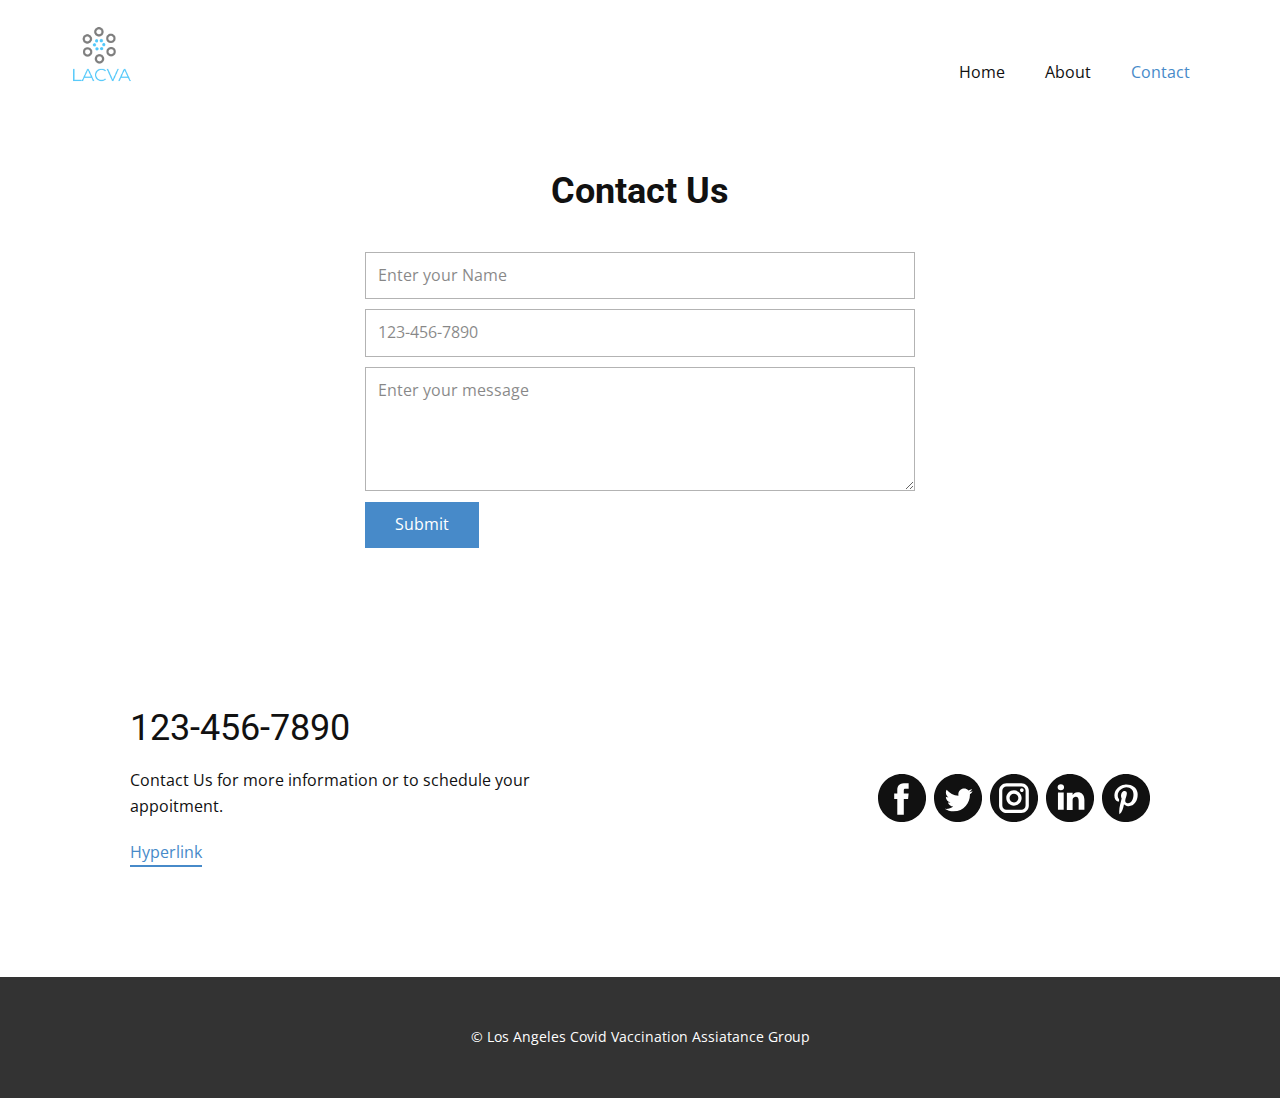
<file: Contact.html>
<!DOCTYPE html>
<html style="font-size: 16px;">
  <head>
    <meta name="viewport" content="width=device-width, initial-scale=1.0">
    <meta charset="utf-8">
    <meta name="keywords" content="Contact Us, 123-456-7890">
    <meta name="description" content="">
    <meta name="page_type" content="np-template-header-footer-from-plugin">
    <title>Contact</title>
    <link rel="stylesheet" href="nicepage.css" media="screen">
<link rel="stylesheet" href="Contact.css" media="screen">
    <script class="u-script" type="text/javascript" src="jquery.js" defer=""></script>
    <script class="u-script" type="text/javascript" src="nicepage.js" defer=""></script>
    <meta name="generator" content="Nicepage 3.7.2, nicepage.com">
    <link id="u-theme-google-font" rel="stylesheet" href="https://fonts.googleapis.com/css?family=Roboto:100,100i,300,300i,400,400i,500,500i,700,700i,900,900i|Open+Sans:300,300i,400,400i,600,600i,700,700i,800,800i">
    
    
    
    <script type="application/ld+json">{
		"@context": "http://schema.org",
		"@type": "Organization",
		"name": "",
		"url": "index.html",
		"logo": "images/1c6454e8-2c17-43f6-9e3b-7b68532f34ba_200x200.png"
}</script>
    <meta property="og:title" content="Contact">
    <meta property="og:type" content="website">
    <meta name="theme-color" content="#478ac9">
    <link rel="canonical" href="index.html">
    <meta property="og:url" content="index.html">
  </head>
  <body class="u-body"><header class="u-clearfix u-header u-header" id="sec-9eca"><div class="u-clearfix u-sheet u-valign-middle u-sheet-1">
        <a href="index.html" class="u-image u-logo u-image-1" data-image-width="200" data-image-height="200">
          <img src="images/1c6454e8-2c17-43f6-9e3b-7b68532f34ba_200x200.png" class="u-logo-image u-logo-image-1" data-image-width="64">
        </a>
        <nav class="u-menu u-menu-dropdown u-offcanvas u-menu-1">
          <div class="menu-collapse" style="font-size: 1rem; letter-spacing: 0px;">
            <a class="u-button-style u-custom-left-right-menu-spacing u-custom-padding-bottom u-custom-top-bottom-menu-spacing u-nav-link u-text-active-palette-1-base u-text-hover-palette-2-base" href="#">
              <svg><use xmlns:xlink="http://www.w3.org/1999/xlink" xlink:href="#menu-hamburger"></use></svg>
              <svg version="1.1" xmlns="http://www.w3.org/2000/svg" xmlns:xlink="http://www.w3.org/1999/xlink"><defs><symbol id="menu-hamburger" viewBox="0 0 16 16" style="width: 16px; height: 16px;"><rect y="1" width="16" height="2"></rect><rect y="7" width="16" height="2"></rect><rect y="13" width="16" height="2"></rect>
</symbol>
</defs></svg>
            </a>
          </div>
          <div class="u-nav-container">
            <ul class="u-nav u-unstyled u-nav-1"><li class="u-nav-item"><a class="u-button-style u-nav-link u-text-active-palette-1-base u-text-hover-palette-2-base" href="index.html" style="padding: 10px 20px;">Home</a>
</li><li class="u-nav-item"><a class="u-button-style u-nav-link u-text-active-palette-1-base u-text-hover-palette-2-base" href="About.html" style="padding: 10px 20px;">About</a>
</li><li class="u-nav-item"><a class="u-button-style u-nav-link u-text-active-palette-1-base u-text-hover-palette-2-base" href="Contact.html" style="padding: 10px 20px;">Contact</a>
</li></ul>
          </div>
          <div class="u-nav-container-collapse">
            <div class="u-black u-container-style u-inner-container-layout u-opacity u-opacity-95 u-sidenav">
              <div class="u-sidenav-overflow">
                <div class="u-menu-close"></div>
                <ul class="u-align-center u-nav u-popupmenu-items u-unstyled u-nav-2"><li class="u-nav-item"><a class="u-button-style u-nav-link" href="Home.html">Home</a>
</li><li class="u-nav-item"><a class="u-button-style u-nav-link" href="About.html">About</a>
</li><li class="u-nav-item"><a class="u-button-style u-nav-link" href="Contact.html">Contact</a>
</li></ul>
              </div>
            </div>
            <div class="u-black u-menu-overlay u-opacity u-opacity-70"></div>
          </div>
        </nav>
      </div></header>
    <section class="u-align-center u-clearfix u-section-1" id="sec-1b2f">
      <div class="u-clearfix u-sheet u-valign-middle u-sheet-1">
        <h2 class="u-text u-text-1">Contact Us</h2>
        <div class="u-form u-form-1">
          <form action="#" method="POST" class="u-clearfix u-form-spacing-10 u-form-vertical u-inner-form" style="padding: 10px" source="custom" name="form">
            <div class="u-form-group u-form-name">
              <label for="name-3b9a" class="u-form-control-hidden u-label">Name</label>
              <input type="text" placeholder="Enter your Name" id="name-3b9a" name="name" class="u-border-1 u-border-grey-30 u-input u-input-rectangle u-white" required="">
            </div>
            <div class="u-form-group u-form-phone">
              <label for="email-3b9a" class="u-form-control-hidden u-label">Email</label>
              <input type="tel" placeholder="123-456-7890" id="email-3b9a" name="phone" class="u-border-1 u-border-grey-30 u-input u-input-rectangle u-white" required="required">
            </div>
            <div class="u-form-group u-form-message">
              <label for="message-3b9a" class="u-form-control-hidden u-label">Message</label>
              <textarea placeholder="Enter your message" rows="4" cols="50" id="message-3b9a" name="message" class="u-border-1 u-border-grey-30 u-input u-input-rectangle u-white" required=""></textarea>
            </div>
            <div class="u-align-left u-form-group u-form-submit">
              <a href="#" class="u-btn u-btn-submit u-button-style">Submit</a>
              <input type="submit" value="submit" class="u-form-control-hidden">
            </div>
            <div class="u-form-send-message u-form-send-success"> Thank you! Your message has been sent. </div>
            <div class="u-form-send-error u-form-send-message"> Unable to send your message. Please fix errors then try again. </div>
            <input type="hidden" value="" name="recaptchaResponse">
          </form>
        </div>
      </div>
    </section>
    <section class="u-clearfix u-section-2" id="sec-84e1">
      <div class="u-clearfix u-sheet u-valign-middle u-sheet-1">
        <div class="u-clearfix u-expanded-width u-layout-wrap u-layout-wrap-1">
          <div class="u-gutter-0 u-layout">
            <div class="u-layout-row">
              <div class="u-align-center-sm u-align-center-xs u-align-left-lg u-align-left-md u-align-left-xl u-container-style u-layout-cell u-left-cell u-size-30 u-layout-cell-1">
                <div class="u-container-layout u-valign-middle u-container-layout-1">
                  <h2 class="u-text u-text-1">123-456-7890</h2>
                  <p class="u-text u-text-2">Contact Us for more information or to schedule your appoitment.</p>
                  <a href="" class="u-active-none u-border-2 u-border-palette-1-base u-btn u-btn-rectangle u-button-style u-hover-none u-none u-btn-1">Hyperlink</a>
                </div>
              </div>
              <div class="u-align-center-sm u-align-center-xs u-align-right-lg u-align-right-md u-align-right-xl u-container-style u-layout-cell u-right-cell u-size-30 u-layout-cell-2">
                <div class="u-container-layout u-valign-middle u-container-layout-2">
                  <div class="u-social-icons u-spacing-8 u-social-icons-1">
                    <a class="u-social-url" target="_blank" href=""><span class="u-icon u-icon-circle u-social-facebook u-social-icon u-icon-1"><svg class="u-svg-link" preserveAspectRatio="xMidYMin slice" viewBox="0 0 112 112" style=""><use xmlns:xlink="http://www.w3.org/1999/xlink" xlink:href="#svg-5447"></use></svg><svg xmlns="http://www.w3.org/2000/svg" xmlns:xlink="http://www.w3.org/1999/xlink" version="1.1" xml:space="preserve" class="u-svg-content" viewBox="0 0 112 112" x="0px" y="0px" id="svg-5447"><path d="M56.1,0C25.1,0,0,25.1,0,56.1c0,31,25.1,56.1,56.1,56.1c31,0,56.1-25.1,56.1-56.1C112.2,25.1,87.1,0,56.1,0z M71.6,34.3h-8.2c-1.3,0-3.2,0.7-3.2,3.5v7.6h11.3l-1.3,12.9h-10V95H45V58.3h-7.2V45.4H45v-8.3c0-6,2.8-15.3,15.3-15.3l11.2,0V34.3z "></path></svg>
                    
                    
                  </span>
                    </a>
                    <a class="u-social-url" target="_blank" href=""><span class="u-icon u-icon-circle u-social-icon u-social-twitter u-icon-2"><svg class="u-svg-link" preserveAspectRatio="xMidYMin slice" viewBox="0 0 112 112" style=""><use xmlns:xlink="http://www.w3.org/1999/xlink" xlink:href="#svg-ff86"></use></svg><svg xmlns="http://www.w3.org/2000/svg" xmlns:xlink="http://www.w3.org/1999/xlink" version="1.1" xml:space="preserve" class="u-svg-content" viewBox="0 0 112 112" x="0px" y="0px" id="svg-ff86"><path d="M56.1,0C25.1,0,0,25.1,0,56.1s25.1,56.1,56.1,56.1s56.1-25.1,56.1-56.1S87.1,0,56.1,0z M83.8,47.3 c0,0.6,0,1.2,0,1.7c0,17.7-13.5,38.2-38.2,38.2c-7.6,0-14.6-2.2-20.6-6c1,0.1,2.1,0.2,3.2,0.2c6.3,0,12.1-2.1,16.7-5.7 c-5.9-0.1-10.8-4-12.5-9.3c0.8,0.2,1.7,0.2,2.5,0.2c1.2,0,2.4-0.2,3.5-0.5c-6.1-1.2-10.8-6.7-10.8-13.1c0-0.1,0-0.1,0-0.2 c1.8,1,3.9,1.6,6.1,1.7c-3.6-2.4-6-6.5-6-11.2c0-2.5,0.7-4.8,1.8-6.7c6.6,8.1,16.5,13.5,27.6,14c-0.2-1-0.3-2-0.3-3.1 c0-7.4,6-13.4,13.4-13.4c3.9,0,7.3,1.6,9.8,4.2c3.1-0.6,5.9-1.7,8.5-3.3c-1,3.1-3.1,5.8-5.9,7.4c2.7-0.3,5.3-1,7.7-2.1 C88.7,43,86.4,45.4,83.8,47.3z"></path></svg>
                    
                    
                  </span>
                    </a>
                    <a class="u-social-url" target="_blank" href=""><span class="u-icon u-icon-circle u-social-icon u-social-instagram u-icon-3"><svg class="u-svg-link" preserveAspectRatio="xMidYMin slice" viewBox="0 0 112 112" style=""><use xmlns:xlink="http://www.w3.org/1999/xlink" xlink:href="#svg-71a9"></use></svg><svg xmlns="http://www.w3.org/2000/svg" xmlns:xlink="http://www.w3.org/1999/xlink" version="1.1" xml:space="preserve" class="u-svg-content" viewBox="0 0 112 112" x="0px" y="0px" id="svg-71a9"><path d="M56.1,0C25.1,0,0,25.1,0,56.1c0,31,25.1,56.1,56.1,56.1c31,0,56.1-25.1,56.1-56.1C112.2,25.1,87.1,0,56.1,0z M90.6,73.4c0,9.6-7.8,17.5-17.5,17.5H38.6c-9.6,0-17.5-7.9-17.5-17.6V38.8c0-9.6,7.8-17.5,17.5-17.5h34.5c9.6,0,17.5,7.8,17.5,17.5 V73.4z"></path><path d="M73.1,28.9H38.6c-5.4,0-9.9,4.4-9.9,9.9v34.5c0,5.4,4.4,9.9,9.9,9.9h34.5c5.4,0,9.9-4.4,9.9-9.9V38.8 C83,33.4,78.6,28.9,73.1,28.9z M55.9,74C46,74,38,66,38,56.1c0-9.9,8-17.9,17.9-17.9c9.9,0,17.9,8,17.9,17.9 C73.8,66,65.8,74,55.9,74z M74.3,41.9c-2.3,0-4.2-1.9-4.2-4.2s1.9-4.2,4.2-4.2c2.3,0,4.2,1.9,4.2,4.2S76.6,41.9,74.3,41.9z"></path><path d="M55.9,45.8c-5.7,0-10.4,4.6-10.3,10.3c0,5.7,4.6,10.3,10.3,10.3s10.3-4.6,10.3-10.3 C66.2,50.4,61.6,45.8,55.9,45.8z"></path></svg>
                    
                    
                  </span>
                    </a>
                    <a class="u-social-url" target="_blank" href=""><span class="u-icon u-icon-circle u-social-icon u-social-linkedin u-icon-4"><svg class="u-svg-link" preserveAspectRatio="xMidYMin slice" viewBox="0 0 112 112" style=""><use xmlns:xlink="http://www.w3.org/1999/xlink" xlink:href="#svg-a26b"></use></svg><svg xmlns="http://www.w3.org/2000/svg" xmlns:xlink="http://www.w3.org/1999/xlink" version="1.1" xml:space="preserve" class="u-svg-content" viewBox="0 0 112 112" x="0px" y="0px" id="svg-a26b"><path d="M62.1,49.3v-0.1C62.1,49.2,62,49.2,62.1,49.3L62.1,49.3z"></path><path d="M56.1,0C25.1,0,0,25.1,0,56.1s25.1,56.1,56.1,56.1c31,0,56.1-25.1,56.1-56.1S87.1,0,56.1,0z M41.3,83.7H27.9 V43.4h13.4V83.7z M34.6,37.9L34.6,37.9c-4.6,0-7.5-3.1-7.5-7c0-4,3-7,7.6-7c4.6,0,7.4,3,7.5,7C42.2,34.8,39.2,37.9,34.6,37.9z M89.6,83.7H76.2V62.2c0-5.4-1.9-9.1-6.8-9.1c-3.7,0-5.9,2.5-6.9,4.9c-0.4,0.9-0.4,2.1-0.4,3.3v22.5H48.7c0,0,0.2-36.5,0-40.3h13.4 v5.7c1.8-2.7,5-6.7,12.1-6.7c8.8,0,15.4,5.8,15.4,18.1V83.7z"></path></svg>
                    
                    
                  </span>
                    </a>
                    <a class="u-social-url" target="_blank" href=""><span class="u-icon u-icon-circle u-social-icon u-social-pinterest u-icon-5"><svg class="u-svg-link" preserveAspectRatio="xMidYMin slice" viewBox="0 0 112 112" style=""><use xmlns:xlink="http://www.w3.org/1999/xlink" xlink:href="#svg-6dd7"></use></svg><svg xmlns="http://www.w3.org/2000/svg" xmlns:xlink="http://www.w3.org/1999/xlink" version="1.1" xml:space="preserve" class="u-svg-content" viewBox="0 0 112 112" x="0px" y="0px" id="svg-6dd7"><path d="M56.1,0C25.1,0,0,25.1,0,56.1c0,31,25.1,56.1,56.1,56.1s56.1-25.1,56.1-56.1C112.2,25.1,87.1,0,56.1,0z M60.6,75.1c-4.2-0.3-6-2.4-9.3-4.5c-1.8,9.6-4.1,18.8-10.7,23.6c-2-14.5,3-25.4,5.3-36.9c-4-6.7,0.5-20.2,8.9-16.9 c10.4,4.1-9,25,4,27.6c13.6,2.7,19.1-23.5,10.7-32C57.4,23.6,34.2,35.7,37,53.3c0.7,4.3,5.2,5.6,1.8,11.6C31,63.2,28.7,57,29,48.9 c0.5-13.4,12-22.7,23.6-24C67.3,23.2,81,30.2,82.9,44C85,59.5,76.3,76.3,60.6,75.1z"></path></svg>
                    
                    
                  </span>
                    </a>
                  </div>
                </div>
              </div>
            </div>
          </div>
        </div>
      </div>
    </section>
    
    
    <footer class="u-align-center u-clearfix u-footer u-grey-80 u-footer" id="sec-78f8"><div class="u-clearfix u-sheet u-sheet-1">
        <p class="u-small-text u-text u-text-variant u-text-1">© Los Angeles Covid Vaccination Assiatance Group</p>
      </div></footer>
  </body>
</html>
</file>
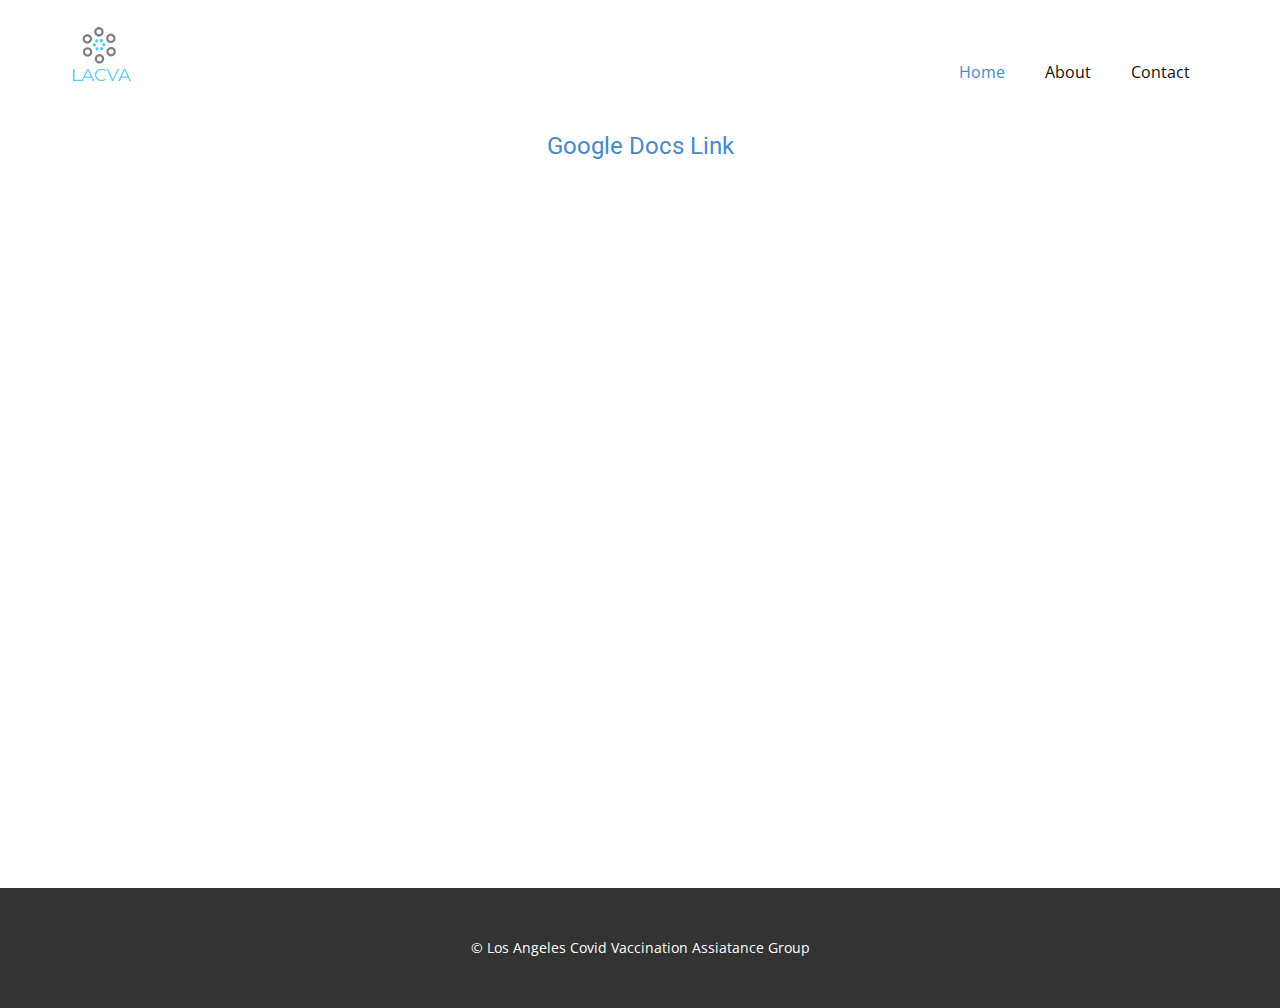
<file: links.html>
<!DOCTYPE html>
<html style="font-size: 16px;">
  <head>
	
    <meta charset="utf-8">
    <meta name="keywords" content="Quality Care, Weekly Timetable, Total Health Care, Get Online Consultation, Our Team, What people say, Make an Appointment, INTUITIVE">
    <meta name="description" content="">
    <meta name="page_type" content="np-template-header-footer-from-plugin">
    <title>Home</title>
    <link rel="stylesheet" href="nicepage.css" media="screen">
<link rel="stylesheet" href="Home.css" media="screen">
    <script class="u-script" type="text/javascript" src="jquery.js" defer=""></script>
    <script class="u-script" type="text/javascript" src="nicepage.js" defer=""></script>
    <meta name="generator" content="Nicepage 3.7.2, nicepage.com">
    <link id="u-theme-google-font" rel="stylesheet" href="https://fonts.googleapis.com/css?family=Roboto:100,100i,300,300i,400,400i,500,500i,700,700i,900,900i|Open+Sans:300,300i,400,400i,600,600i,700,700i,800,800i">
    <link id="u-page-google-font" rel="stylesheet" href="https://fonts.googleapis.com/css?family=Playfair+Display:400,400i,700,700i,900,900i">
    
    
    
    
    
    
    <script type="application/ld+json">{
		"@context": "http://schema.org",
		"@type": "Organization",
		"name": "",
		"url": "index.html",
		"logo": "images/1c6454e8-2c17-43f6-9e3b-7b68532f34ba_200x200.png"
}</script>
    <meta property="og:title" content="Home">
    <meta property="og:type" content="website">
    <meta name="theme-color" content="#478ac9">
    <link rel="canonical" href="index.html">
    <meta property="og:url" content="index.html">
  </head>
  <body class="u-body"><header class="u-clearfix u-header u-header" id="sec-9eca"><div class="u-clearfix u-sheet u-valign-middle u-sheet-1">
        <a href="index.html" class="u-image u-logo u-image-1" data-image-width="200" data-image-height="200">
          <img src="images/1c6454e8-2c17-43f6-9e3b-7b68532f34ba_200x200.png" class="u-logo-image u-logo-image-1" data-image-width="64">
        </a>
        <nav class="u-menu u-menu-dropdown u-offcanvas u-menu-1">
          <div class="menu-collapse" style="font-size: 1rem; letter-spacing: 0px;">
            <a class="u-button-style u-custom-left-right-menu-spacing u-custom-padding-bottom u-custom-top-bottom-menu-spacing u-nav-link u-text-active-palette-1-base u-text-hover-palette-2-base" href="#">
              <svg><use xmlns:xlink="http://www.w3.org/1999/xlink" xlink:href="#menu-hamburger"></use></svg>
              <svg version="1.1" xmlns="http://www.w3.org/2000/svg" xmlns:xlink="http://www.w3.org/1999/xlink"><defs><symbol id="menu-hamburger" viewBox="0 0 16 16" style="width: 16px; height: 16px;"><rect y="1" width="16" height="2"></rect><rect y="7" width="16" height="2"></rect><rect y="13" width="16" height="2"></rect>
</symbol>
</defs></svg>
            </a>
          </div>
          <div class="u-nav-container">
            <ul class="u-nav u-unstyled u-nav-1"><li class="u-nav-item"><a class="u-button-style u-nav-link u-text-active-palette-1-base u-text-hover-palette-2-base" href="Home.html" style="padding: 10px 20px;">Home</a>
</li><li class="u-nav-item"><a class="u-button-style u-nav-link u-text-active-palette-1-base u-text-hover-palette-2-base" href="About.html" style="padding: 10px 20px;">About</a>
</li><li class="u-nav-item"><a class="u-button-style u-nav-link u-text-active-palette-1-base u-text-hover-palette-2-base" href="Contact.html" style="padding: 10px 20px;">Contact</a>
</li></ul>
          </div>
          <div class="u-nav-container-collapse">
            <div class="u-black u-container-style u-inner-container-layout u-opacity u-opacity-95 u-sidenav">
              <div class="u-sidenav-overflow">
                <div class="u-menu-close"></div>
                <ul class="u-align-center u-nav u-popupmenu-items u-unstyled u-nav-2"><li class="u-nav-item"><a class="u-button-style u-nav-link" href="Home.html">Home</a>
</li><li class="u-nav-item"><a class="u-button-style u-nav-link" href="About.html">About</a>
</li><li class="u-nav-item"><a class="u-button-style u-nav-link" href="Contact.html">Contact</a>
</li></ul>
              </div>
            </div>
            <div class="u-black u-menu-overlay u-opacity u-opacity-70"></div>
          </div>
        </nav>
      </div></header>
    <section class="u-align-center u-clearfix u-white u-section-1" id="carousel_4142">
      <a href="https://docs.google.com/forms/d/e/1FAIpQLSes4nCZ4-u-RgQFJECjhEi0I-QjvAzM44bMlPnDTAA5U6XlHg/viewform?usp=sf_link"> <h4> Google Docs Link </h4> </a><iframe src="https://docs.google.com/forms/d/e/1FAIpQLSes4nCZ4-u-RgQFJECjhEi0I-QjvAzM44bMlPnDTAA5U6XlHg/viewform?embedded=true" width="640" height="350" frameborder="0" marginheight="0" marginwidth="0">Loading…</iframe>
    </section>
    
    
    <footer class="u-align-center u-clearfix u-footer u-grey-80 u-footer" id="sec-78f8"><div class="u-clearfix u-sheet u-sheet-1">
        <p class="u-small-text u-text u-text-variant u-text-1">© Los Angeles Covid Vaccination Assiatance Group</p>
      </div></footer>

  </body>
</html>
</file>
